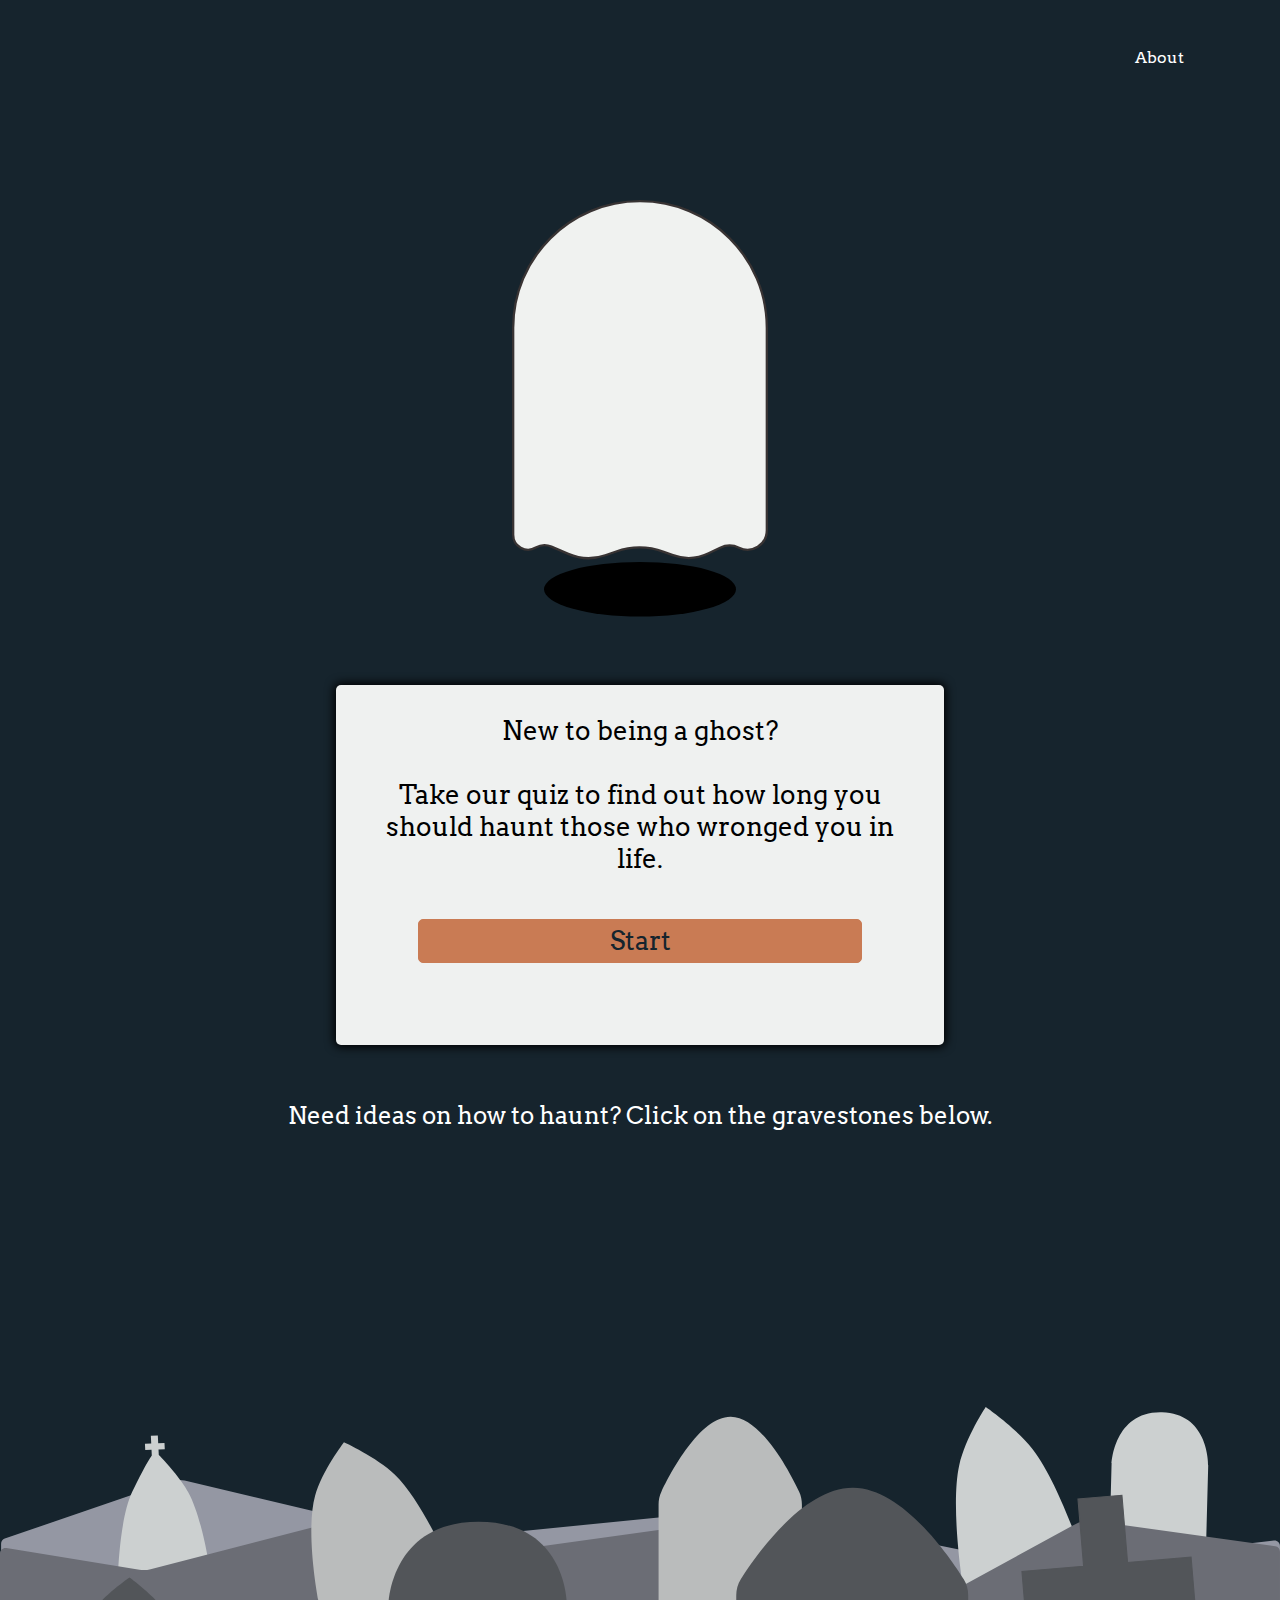
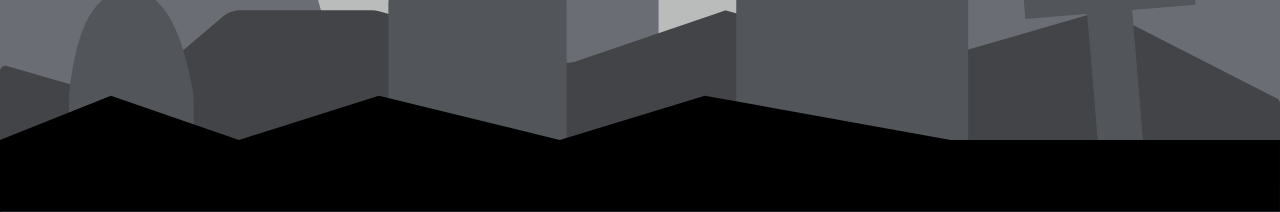
<file: index.html>
<!DOCTYPE html>
<html lang="en">

<head>
    <meta charset="UTF-8">
    <meta name="viewport" content="width=device-width, initial-scale=1.0">
    <meta http-equiv="X-UA-Compatible" content="ie=edge">
    <link rel="preconnect" href="https://fonts.googleapis.com">
    <link rel="preconnect" href="https://fonts.gstatic.com" crossorigin>
    <link rel="preconnect" href="https://fonts.googleapis.com">
    <link rel="preconnect" href="https://fonts.gstatic.com" crossorigin>
    <link href="https://fonts.googleapis.com/css2?family=Arvo&display=swap" rel="stylesheet">
    <link href="https://fonts.googleapis.com/css2?family=Creepster&display=swap" rel="stylesheet">
    <link rel="apple-touch-icon" sizes="180x180" href="Assets/favicon/apple-touch-icon.png">
    <link rel="icon" type="image/png" sizes="32x32" href="Assets/favicon/favicon-32x32.png">
    <link rel="icon" type="image/png" sizes="16x16" href="Assets/favicon/favicon-16x16.png">
    <link rel="manifest" href="Assets/favicon/site.webmanifest">
    <title>Boo Tips</title>
    <link rel="stylesheet" href="style.css">
</head>

<body>

    <div class="grid-container">
        <header tabindex="-1" class="grid-item grid-item-1">
            <p tabindex="-1" id="about"> <a role="menuitem" tabindex="0" aria-label="about" href="about.html">About</a> </p>
        </header>
        <div id="mainContent" class="grid-item grid-item-7">
            <div class="grid-item-2 floatGhost">
                <svg tabindex="0" aria-label="ghost with expression that changes on click" id="actualGhost" width="20vw" id="actualGhost" width="20vw" viewBox="0 0 110 156" fill="none" xmlns="http://www.w3.org/2000/svg">
                    <g class="ghostBody">
                    <path d="M0.5 55C0.5 24.9005 24.9005 0.5 55 0.5C85.0995 0.5 109.5 24.9005 109.5 55V141.935C109.5 148.07 103.082 152.09 97.5624 149.414C94.9969 148.17 92.0031 148.17 89.4376 149.414L84.4691 151.823C79.6766 154.147 74.1475 154.431 69.1421 152.611L65.1997 151.177C58.6048 148.779 51.3846 148.728 44.7567 151.034L40.0801 152.66C34.8962 154.463 29.2243 154.255 24.1866 152.077L16.9412 148.943C14.7571 147.999 12.2528 148.158 10.2057 149.371C5.92049 151.91 0.5 148.822 0.5 143.841V55Z" fill="#ADB7AE"/>
                    <path d="M0.5 55C0.5 24.9005 24.9005 0.5 55 0.5C85.0995 0.5 109.5 24.9005 109.5 55V141.935C109.5 148.07 103.082 152.09 97.5624 149.414C94.9969 148.17 92.0031 148.17 89.4376 149.414L84.4691 151.823C79.6766 154.147 74.1475 154.431 69.1421 152.611L65.1997 151.177C58.6048 148.779 51.3846 148.728 44.7567 151.034L40.0801 152.66C34.8962 154.463 29.2243 154.255 24.1866 152.077L16.9412 148.943C14.7571 147.999 12.2528 148.158 10.2057 149.371C5.92049 151.91 0.5 148.822 0.5 143.841V55Z" fill="white" fill-opacity="0.81"/>
                    <path d="M0.5 55C0.5 24.9005 24.9005 0.5 55 0.5C85.0995 0.5 109.5 24.9005 109.5 55V141.935C109.5 148.07 103.082 152.09 97.5624 149.414C94.9969 148.17 92.0031 148.17 89.4376 149.414L84.4691 151.823C79.6766 154.147 74.1475 154.431 69.1421 152.611L65.1997 151.177C58.6048 148.779 51.3846 148.728 44.7567 151.034L40.0801 152.66C34.8962 154.463 29.2243 154.255 24.1866 152.077L16.9412 148.943C14.7571 147.999 12.2528 148.158 10.2057 149.371C5.92049 151.91 0.5 148.822 0.5 143.841V55Z" stroke="#383333"/>
                    </g>
                    <g id="noThoughts" class="ghostFace">
                    <ellipse cx="41.5" cy="43" rx="3.5" ry="5" fill="#383333"/>
                    <ellipse cx="67.5" cy="43" rx="3.5" ry="5" fill="#383333"/>
                    <path d="M48 55H62.5" stroke="#383333"/>
                    </g>
                    <g id="sad" class="ghostFace">
                    <ellipse cx="41.5" cy="43" rx="3.5" ry="5" fill="#383333"/>
                    <ellipse cx="67.5" cy="43" rx="3.5" ry="5" fill="#383333"/>
                    <path d="M61.5 55.5L61.092 55.3096C56.6118 53.2189 51.4221 53.289 47 55.5V55.5" stroke="#383333"/>
                    </g>
                    <g id="angry" class="ghostFace">
                    <path d="M41.5 48.5C43.433 48.5 45 46.2614 45 43.5C45 42.9774 44.9439 42.4735 44.8398 42L39.0005 40C38.3816 40.9019 38 42.1373 38 43.5C38 46.2614 39.567 48.5 41.5 48.5Z" fill="#383333"/>
                    <path d="M67.5 48.5C65.567 48.5 64 46.2614 64 43.5C64 42.9774 64.0561 42.4735 64.1602 42L69.9995 40C70.6184 40.9019 71 42.1373 71 43.5C71 46.2614 69.433 48.5 67.5 48.5Z" fill="#383333"/>
                    <path d="M62.5 56.5L62.092 56.3096C57.6118 54.2189 52.4221 54.289 48 56.5V56.5" stroke="#383333"/>
                    </g>
                    <g id="meh" class="ghostFace">
                    <path d="M47 55H61.5" stroke="#383333"/>
                    <path d="M41.5 48.5C43.433 48.5 45 46.2614 45 43.5C45 42.3744 44.7396 41.3357 44.3003 40.5L39.0005 40C38.3816 40.9019 38 42.1373 38 43.5C38 46.2614 39.567 48.5 41.5 48.5Z" fill="#383333"/>
                    <path d="M67.5 48.5C65.567 48.5 64 46.2614 64 43.5C64 42.3744 64.2604 41.3357 64.6997 40.5L69.9995 40C70.6184 40.9019 71 42.1373 71 43.5C71 46.2614 69.433 48.5 67.5 48.5Z" fill="#383333"/>
                    </g>
                    <g id="sly" class="ghostFace">
                    <path d="M41.5 48.5C43.433 48.5 45 46.2614 45 43.5C45 42.3744 44.7396 41.3357 44.3003 40.5L39.0005 40C38.3816 40.9019 38 42.1373 38 43.5C38 46.2614 39.567 48.5 41.5 48.5Z" fill="#383333"/>
                    <path d="M67.5 48.5C65.567 48.5 64 46.2614 64 43.5C64 42.3744 64.2604 41.3357 64.6997 40.5L69.9995 40C70.6184 40.9019 71 42.1373 71 43.5C71 46.2614 69.433 48.5 67.5 48.5Z" fill="#383333"/>
                    <path d="M49 52V52C51.1268 55.3421 55.0846 57.1024 59 56.5V56.5" stroke="#383333" stroke-linecap="round" stroke-linejoin="round"/>
                    </g>
                    <g id="closed-eye-smile" class="ghostFace">
                    <path d="M47 50L47.408 50.1904C51.8882 52.2811 57.0779 52.211 61.5 50V50" stroke="#383333"/>
                    <path d="M41.5 38C43.433 38 45 40.2386 45 43C45 43.5226 44.9439 44.0265 44.8398 44.5L39.0005 46.5C38.3816 45.5981 38 44.3627 38 43C38 40.2386 39.567 38 41.5 38Z" fill="#383333"/>
                    <path d="M67.5 38C65.567 38 64 40.2386 64 43C64 43.5226 64.0561 44.0265 64.1602 44.5L69.9995 46.5C70.6184 45.5981 71 44.3627 71 43C71 40.2386 69.433 38 67.5 38Z" fill="#383333"/>
                    </g>
                    <g id= "angryShock" class="ghostFace">
                    <path d="M41.5 48.5C43.433 48.5 45 46.2614 45 43.5C45 42.9774 44.9439 42.4735 44.8398 42L39.0005 40C38.3816 40.9019 38 42.1373 38 43.5C38 46.2614 39.567 48.5 41.5 48.5Z" fill="#383333"/>
                    <path d="M67.5 48.5C65.567 48.5 64 46.2614 64 43.5C64 42.9774 64.0561 42.4735 64.1602 42L69.9995 40C70.6184 40.9019 71 42.1373 71 43.5C71 46.2614 69.433 48.5 67.5 48.5Z" fill="#383333"/>
                    <circle cx="55" cy="55" r="5" fill="#383333"/>
                    </g>
                    <g id="smileyFace" class="ghostFace">
                    <ellipse cx="41.5" cy="43" rx="3.5" ry="5" fill="#383333"/>
                    <ellipse cx="67.5" cy="43" rx="3.5" ry="5" fill="#383333"/>
                    <path d="M47.5 55L47.908 55.1904C52.3882 57.2811 57.5779 57.211 62 55V55" stroke="#383333"/>
                    </g>
                    <g id="shock" class="ghostFace">
                    <ellipse cx="41.5" cy="43" rx="3.5" ry="5" fill="#383333"/>
                    <ellipse cx="67.5" cy="43" rx="3.5" ry="5" fill="#383333"/>
                    <circle cx="55" cy="55" r="5" fill="#383333"/>
                    </g>
                    <g id="sadShock" class="ghostFace">
                    <circle cx="55" cy="55" r="5" fill="#383333"/>
                    <path d="M67.5 48.5C69.433 48.5 71 46.2614 71 43.5C71 42.9774 70.9439 42.4735 70.8398 42L65.0005 40C64.3816 40.9019 64 42.1373 64 43.5C64 46.2614 65.567 48.5 67.5 48.5Z" fill="#383333"/>
                    <path d="M41.5 48.5C39.567 48.5 38 46.2614 38 43.5C38 42.9774 38.0561 42.4735 38.1602 42L43.9995 40C44.6184 40.9019 45 42.1373 45 43.5C45 46.2614 43.433 48.5 41.5 48.5Z" fill="#383333"/>
                    </g>
                    </svg>
                <svg id="shadowSVG" width="15vw" viewBox="0 0 74 21" fill="none" xmlns="http://www.w3.org/2000/svg">
                    <ellipse cx="37" cy="10.5" rx="37" ry="10.5" fill="black" />
                </svg>
                <p tabindex="-1" id="bonus" class="hide"> <a role="link" tabindex="0" aria-label="you've unlocked the happy ghost, use this link to move to the happy ghost page" href="happy.html">Are you a happy ghost?</a> </p>
            </div>
            <div class="grid-item-4">
                    <form tabindex="-1" id="question-container" class="hide standardFont">
                        <div tabindex="0" id="question">New to being a ghost? <br> <br> Take our quiz to find out how long you should haunt those who wronged you in life.</div>
                        <button tabindex="0" type="button" id="startBtn" class="startBtn btn">Start</button>
                        <div aria-label="answer options, please select one of the following options" tabindex="0" id="answers" class="answerGrid hide" >

                            <button tabindex="0" id="button-0" class="answerButton btn hide">Answer 1</button>
                            <button tabindex="0" id="button-1" class="answerButton btn hide">Answer 2</button>
                            <button tabindex="0" id="button-2" class="answerButton btn hide">Answer 3</button>
                            <button tabindex="0" id="button-3" class="answerButton btn hide">Answer 4</button>
                        </div>
                        <button aria-label="move to next question" id="nextBtn" class="nextBtn btn hide">
                        <svg width=".75em" viewBox="0 0 8 31" fill="none"
                            xmlns="http://www.w3.org/2000/svg">
                            <path d="M2 0.999999L6 15.5L2 30" stroke="#16242D" stroke-width="3" />
                        </svg>
                    </button>
                        <button aria-label="finish quiz and submit responses" id="finishBtn" class="finBtn btn hide">Finish</button>
                        <div aria-label="your haunting quiz results" tabindex="0" id="scoreDisplayContainer" class="hide">
                            <div tabindex="0" id="intro" class="hide displayText standardFont">You should haunt them for</div>
                            <div tabindex="0" id="scoreDisplay" class="hide spookyFontTwo displayText"></div>
                            <div tabindex="0" id="units" class="hide displayText standardFont">years</div>
                        </div>
                    </form>

            </div>
            <div class="grid-item-5">
                <p tabindex="0" id="haunt-instructions">Need ideas on how to haunt? Click on the gravestones below.</p>
                <br>
                <div tabindex=-1 id="hauntDisplay" class="spookyFont bigDisplay placeholderText"></div>
            </div>
            
        </div>
        <footer class="grid item grid-item-6">
            <svg role="figure" aria-label="graveyard with clickable gravestones to display text" viewBox="0 0 1170 386" fill="none" xmlns="http://www.w3.org/2000/svg" style="display: block">
                <!-- Gravestones count 1-9 from upper left to lower right  -->
                <!-- Background 3 -->
                <path 
                    d="M1 141.404C1 139.266 2.35825 137.366 4.38006 136.673L157.629 84.1918C161.204 82.9675 165.053 82.7811 168.729 83.654L393.641 137.057C395.799 137.569 398.028 137.719 400.236 137.5L686.928 109.051C688.918 108.853 690.927 108.955 692.888 109.354L953.323 162.306C955.403 162.728 957.537 162.818 959.644 162.57L1164.42 138.487C1167.39 138.138 1170 140.46 1170 143.453V386.318H1V141.404Z"
                    fill="#9497A3" />
                <path tabindex="0" class="gravestone"
                    d="M110.206 243.291L108.051 168.285C108.033 167.685 108.033 167.116 108.057 166.517C108.327 159.801 110.469 115.761 120.874 94.0031C126.46 82.3234 134.362 66.6986 138.756 60.6942L138.507 55.5905L132.766 55.8698L132.486 50.1282L138.228 49.8488L137.887 42.8312L144.266 42.5208L144.608 49.5384L150.349 49.2591L150.629 55.0008L144.887 55.2801L145.135 60.3839C151.366 66.3789 165.643 82.6766 172.056 94.2689C183.825 115.541 190.688 157.389 192.033 166.178C192.204 167.292 192.294 168.384 192.327 169.506L194.46 243.728L110.206 243.291Z"
                    fill="#CCD0D0" />
                <path tabindex="0" class="gravestone"
                    d="M880.249 180.664L903.756 289.237L1014.49 265.263L991.132 157.389C990.915 156.387 990.66 155.435 990.334 154.464C986.952 144.385 965.94 83.3134 944.087 55.189C928.777 35.4849 901.04 16.4908 901.04 16.4908C901.04 16.4908 882.389 44.728 876.82 69.7528C868.995 104.92 878.715 171.001 879.949 179.05C880.032 179.592 880.133 180.128 880.249 180.664Z"
                    fill="#CCD0D0" />
                <path tabindex="0" class="gravestone"
                    d="M1016.1 67.6957L1013.6 161.1L1101.9 163.464L1104.4 70.0598C1104.4 70.0598 1105.68 22.3641 1062.1 21.1974C1018.53 20.0307 1016.1 67.6957 1016.1 67.6957Z"
                    fill="#CCD0D0" />
                <!-- Background 2 -->
                <path
                    d="M0 150.237C0 147.155 2.76231 144.806 5.80475 145.302L127.418 165.135C130.835 165.692 134.331 165.533 137.684 164.669L308.735 120.562C311.92 119.741 315.236 119.556 318.493 120.018L486.37 143.863C488.672 144.19 491.009 144.194 493.312 143.875L663.322 120.352C668.198 119.678 673.166 120.458 677.601 122.595L838.524 200.145C839.978 200.845 841.68 200.801 843.095 200.027L983.34 123.29C988.054 120.711 993.474 119.719 998.796 120.462L1165.69 143.754C1168.16 144.099 1170 146.212 1170 148.706V358.318H0V150.237Z"
                    fill="#6B6D75" />
                <path tabindex="0" class="gravestone"
                    d="M291.242 194.438L315.993 286.474L435.739 254.27L411.223 163.111C410.885 161.855 410.479 160.652 409.967 159.457C405.689 149.488 383.741 99.963 360.76 78.1032C344.322 62.4663 314.455 48.715 314.455 48.715C314.455 48.715 294.162 75.2586 288.018 97.6659C279.497 128.743 289.284 184.358 290.783 192.438C290.911 193.124 291.061 193.765 291.242 194.438Z"
                    fill="#BABCBC" />
                <path tabindex="0" class="gravestone"
                    d="M602 105.68V236.318H733V105.608C733 101.57 732.207 97.6037 730.485 93.951C722.395 76.7844 695.934 25.5885 667.985 25.3188C639.802 25.0468 612.831 76.5883 604.571 93.898C602.812 97.5844 602 101.595 602 105.68Z"
                    fill="#BABCBC" />
                <!-- Background 1 -->
                <path
                    d="M0 257.992C0 254.662 3.19333 252.263 6.39141 253.189L100.99 280.597C109.04 282.929 117.723 281.073 124.116 275.652L203.604 208.25C208.121 204.42 213.851 202.318 219.773 202.318H339.789C342.052 202.318 344.306 202.625 346.487 203.232L512.025 249.264C516.881 250.615 522.033 250.466 526.803 248.836L661.535 202.818C662.489 202.492 663.52 202.462 664.491 202.732L832.459 249.441C836.919 250.681 841.635 250.659 846.082 249.376L1009.32 202.318L1167.27 282.94C1168.95 283.794 1170 285.514 1170 287.393V361.318H0V257.992Z"
                    fill="#434448" />
                    <path tabindex="0" class="gravestone"
                    d="M63 281.587V358.318H177V282.616C177 281.14 176.893 279.672 176.651 278.216C174.988 268.22 167.333 226.393 152.495 204.993C141.634 189.329 118.402 172.318 118.402 172.318C118.402 172.318 94.0475 188.785 83.243 204.993C68.5027 227.106 63.8215 271.481 63.1028 279.231C63.0297 280.02 63 280.795 63 281.587Z"
                    fill="#525559" />
                <path tabindex="0" class="gravestone"
                    d="M355 196.36V343.318H518V196.36C518 196.36 518 121.318 437.558 121.318C357.117 121.318 355 196.36 355 196.36Z"
                    fill="#525559" />
                <path tabindex="0" class="gravestone"
                    d="M673 188.642V347.318H885V188.554C885 183.378 883.693 178.327 880.946 173.94C867.873 153.056 825.033 90.6477 779.785 90.3191C734.147 89.9876 690.474 152.842 677.136 173.888C674.336 178.306 673 183.41 673 188.642Z"
                    fill="#525559" />
                <path tabindex="0" class="gravestone"
                    d="M934.16 166.717L937.767 209.646L994.126 204.91L1007.85 368.277L1048.03 364.901L1034.3 201.534L1092.34 196.658L1088.73 153.729L1030.7 158.606L1025.54 97.194L985.359 100.57L990.519 161.982L934.16 166.717Z"
                    fill="#525559" stroke="#525559" />
                <!-- Foreground -->
                <path
                    d="M1170 386.318V320.847H868.92L644.28 280.318L511.68 320.847L346.32 280.318L218.4 320.847L101.4 280.318L0 320.847V386.318H1170Z"
                    fill="black" />
            </svg>
            <!-- <div style="background:black; padding: 1em; margin: -30px; border: 1px black solid;"></div> -->
        </footer>
    </div>
    <script src="accessible-features.js"></script>
    <script src="Haunts-R-Us.js"></script>
    <script src="Haunts-R-Us-Form.js"></script>

</body>

</html>
</file>
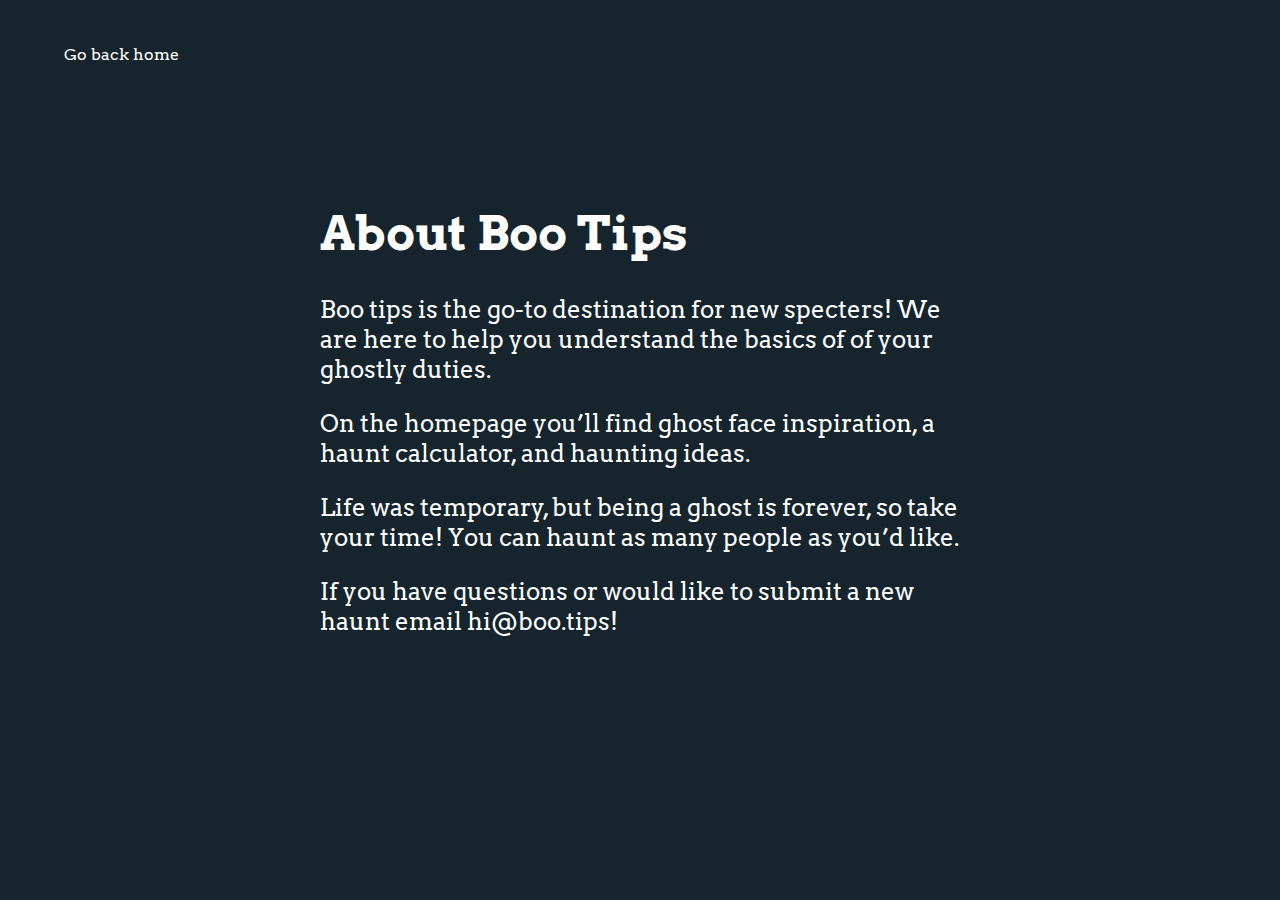
<file: about.html>
<!DOCTYPE html>
<html lang="en">
<head>
    <meta charset="UTF-8">
    <meta http-equiv="X-UA-Compatible" content="IE=edge">
    <meta name="viewport" content="width=device-width, initial-scale=1.0">
    <link rel="preconnect" href="https://fonts.googleapis.com">
    <link rel="preconnect" href="https://fonts.gstatic.com" crossorigin>
    <link rel="preconnect" href="https://fonts.googleapis.com">
    <link rel="preconnect" href="https://fonts.gstatic.com" crossorigin>
    <link href="https://fonts.googleapis.com/css2?family=Arvo&display=swap" rel="stylesheet">
    <link href="https://fonts.googleapis.com/css2?family=Creepster&display=swap" rel="stylesheet">
    <link rel="apple-touch-icon" sizes="180x180" href="Assets/favicon/apple-touch-icon.png">
    <link rel="icon" type="image/png" sizes="32x32" href="Assets/favicon/favicon-32x32.png">
    <link rel="icon" type="image/png" sizes="16x16" href="Assets/favicon/favicon-16x16.png">
    <link rel="manifest" href="Assets/favicon/site.webmanifest">
    <title>About Boo Tips</title>
    <link rel="stylesheet" href="about-style.css">
</head>
<body>
    <header id="home"><a tabindex="0" href="/">Go back home</a>
    </header>
    <div role="main" id="about-container">
        <h1 tabindex="0"  id="title">About Boo Tips</h1>
        <p tabindex="0"> Boo tips is the go-to destination for new specters! We are here to help you understand the basics of of your ghostly duties. </p>
        <p tabindex="0">On the homepage you’ll find ghost face inspiration, a haunt calculator, and haunting ideas.
        <p tabindex="0">Life was temporary, but being a ghost is forever, so take your time! You can haunt as many people as you’d like. </p>

        <p tabindex="0">If you have questions or would like to submit a new haunt email hi@boo.tips!</p>
    <footer></footer>
    </div>
</body>
</html>
</file>
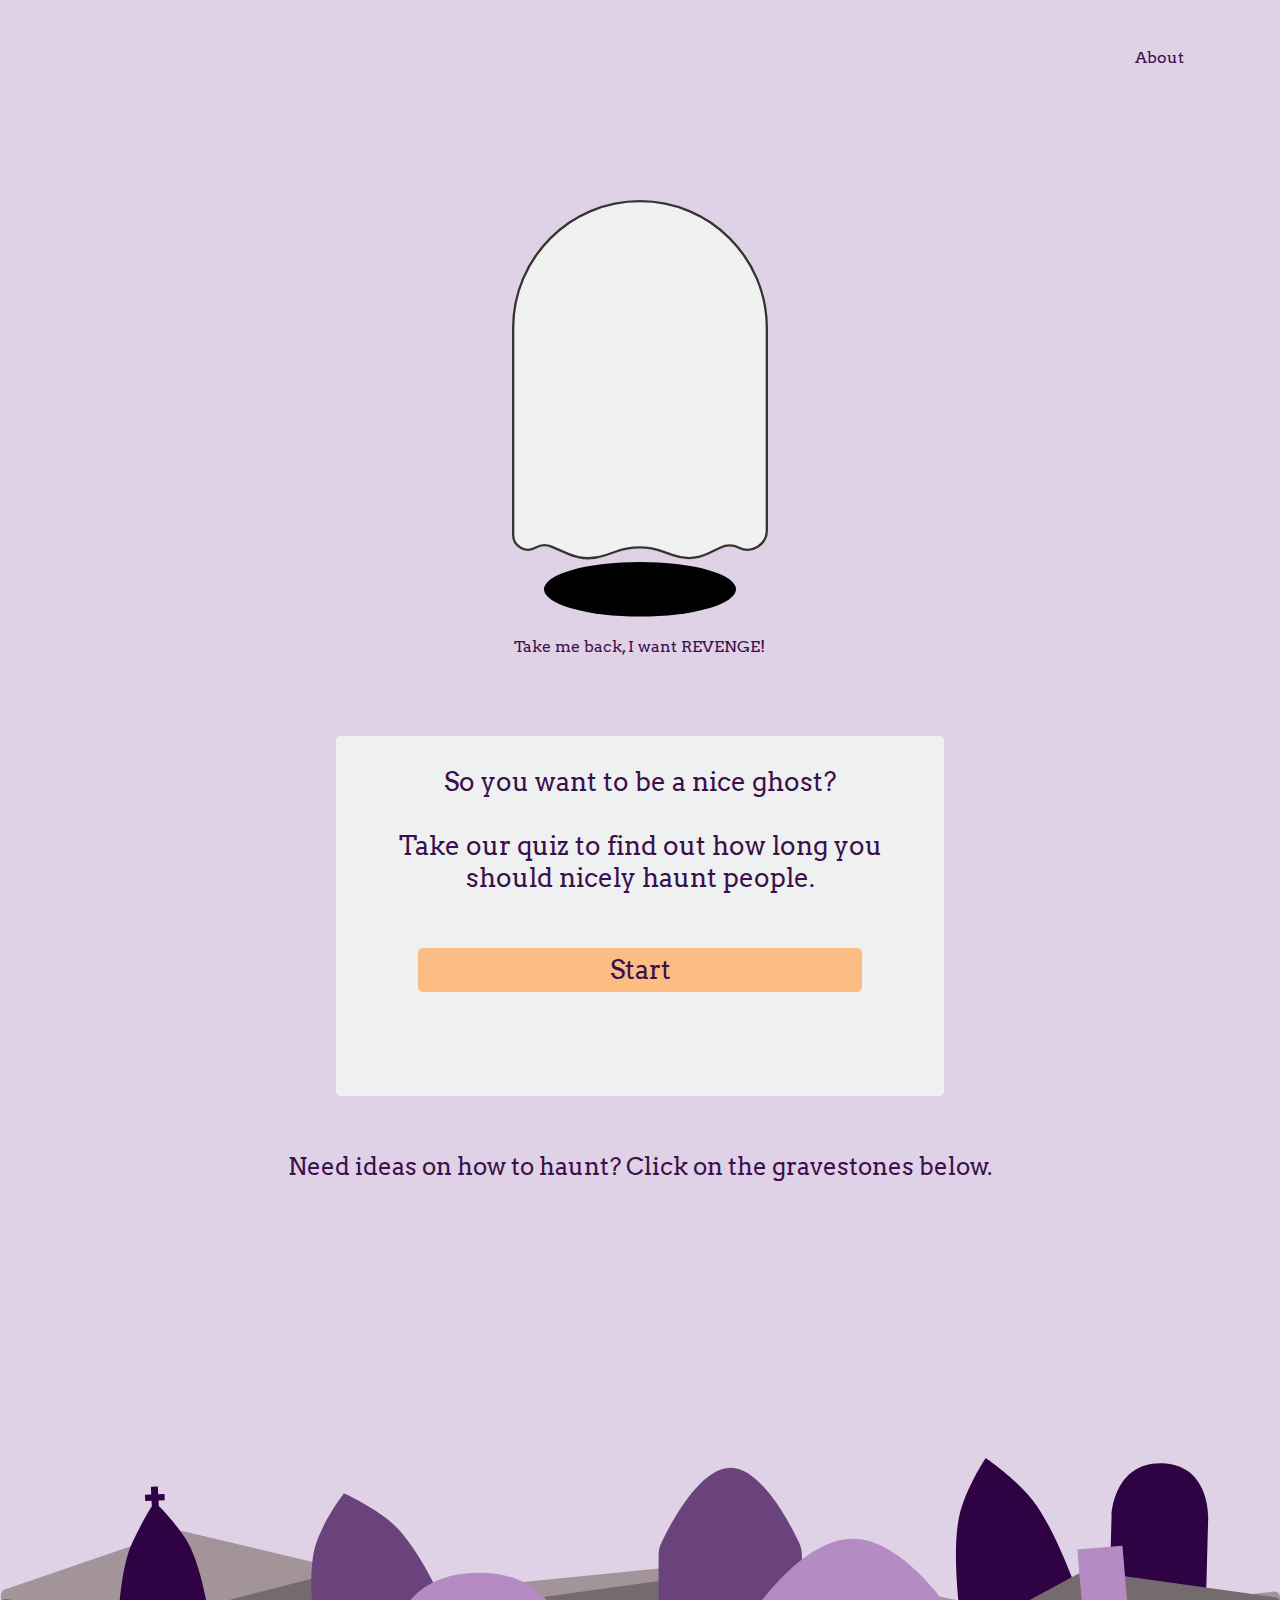
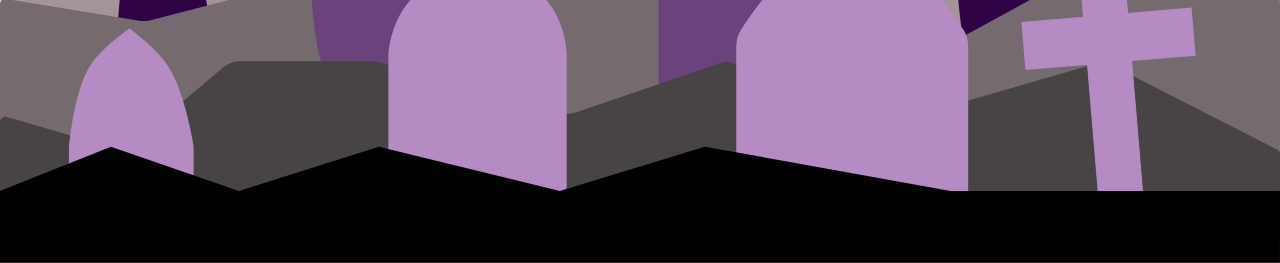
<file: happy.html>
<!DOCTYPE html>
<html lang="en">

<head>
    <meta charset="UTF-8">
    <meta name="viewport" content="width=device-width, initial-scale=1.0">
    <meta http-equiv="X-UA-Compatible" content="ie=edge">
    <link rel="preconnect" href="https://fonts.googleapis.com">
    <link rel="preconnect" href="https://fonts.gstatic.com" crossorigin>
    <link rel="preconnect" href="https://fonts.googleapis.com">
    <link rel="preconnect" href="https://fonts.gstatic.com" crossorigin>
    <link href="https://fonts.googleapis.com/css2?family=Arvo&display=swap" rel="stylesheet">
    <link href="https://fonts.googleapis.com/css2?family=Creepster&display=swap" rel="stylesheet">
    <link rel="preconnect" href="https://fonts.googleapis.com">
    <link rel="preconnect" href="https://fonts.gstatic.com" crossorigin>
    <link href="https://fonts.googleapis.com/css2?family=Courgette&display=swap" rel="stylesheet">
    <link rel="apple-touch-icon" sizes="180x180" href="Assets/favicon-2/apple-touch-icon.png">
    <link rel="icon" type="image/png" sizes="32x32" href="Assets/favicon-2/favicon-32x32.png">
    <link rel="icon" type="image/png" sizes="16x16" href="Assets/favicon-2/favicon-16x16.png">
    <link rel="manifest" href="Assets/favicon-2/site.webmanifest">
    <title>Boo Tips</title>
    <link rel="stylesheet" href="style-happy.css">
</head>

<body>

    <div class="grid-container">
        <header tabindex="-1" class="grid-item grid-item-1">
            <p tabindex="-1" id="about"> <a role="menuitem" tabindex="0" aria-label="about" href="about.html">About</a> </p>
        </header>
        <div id="mainContent" class="grid-item grid-item-7">
            <div class="grid-item-2 floatGhost">
                <svg tabindex="0" aria-label="ghost with expression that changes on click" id="actualGhost" width="20vw" id="actualGhost" width="20vw" viewBox="0 0 110 156" fill="none" xmlns="http://www.w3.org/2000/svg">
                    <g class="ghostBody">
                    <path d="M0.5 55C0.5 24.9005 24.9005 0.5 55 0.5C85.0995 0.5 109.5 24.9005 109.5 55V141.935C109.5 148.07 103.082 152.09 97.5624 149.414C94.9969 148.17 92.0031 148.17 89.4376 149.414L84.4691 151.823C79.6766 154.147 74.1475 154.431 69.1421 152.611L65.1997 151.177C58.6048 148.779 51.3846 148.728 44.7567 151.034L40.0801 152.66C34.8962 154.463 29.2243 154.255 24.1866 152.077L16.9412 148.943C14.7571 147.999 12.2528 148.158 10.2057 149.371C5.92049 151.91 0.5 148.822 0.5 143.841V55Z" fill="#ADB7AE"/>
                    <path d="M0.5 55C0.5 24.9005 24.9005 0.5 55 0.5C85.0995 0.5 109.5 24.9005 109.5 55V141.935C109.5 148.07 103.082 152.09 97.5624 149.414C94.9969 148.17 92.0031 148.17 89.4376 149.414L84.4691 151.823C79.6766 154.147 74.1475 154.431 69.1421 152.611L65.1997 151.177C58.6048 148.779 51.3846 148.728 44.7567 151.034L40.0801 152.66C34.8962 154.463 29.2243 154.255 24.1866 152.077L16.9412 148.943C14.7571 147.999 12.2528 148.158 10.2057 149.371C5.92049 151.91 0.5 148.822 0.5 143.841V55Z" fill="white" fill-opacity="0.81"/>
                    <path d="M0.5 55C0.5 24.9005 24.9005 0.5 55 0.5C85.0995 0.5 109.5 24.9005 109.5 55V141.935C109.5 148.07 103.082 152.09 97.5624 149.414C94.9969 148.17 92.0031 148.17 89.4376 149.414L84.4691 151.823C79.6766 154.147 74.1475 154.431 69.1421 152.611L65.1997 151.177C58.6048 148.779 51.3846 148.728 44.7567 151.034L40.0801 152.66C34.8962 154.463 29.2243 154.255 24.1866 152.077L16.9412 148.943C14.7571 147.999 12.2528 148.158 10.2057 149.371C5.92049 151.91 0.5 148.822 0.5 143.841V55Z" stroke="#383333"/>
                    </g>
            
                    <g id="sly" class="ghostFace">
                    <path d="M41.5 48.5C43.433 48.5 45 46.2614 45 43.5C45 42.3744 44.7396 41.3357 44.3003 40.5L39.0005 40C38.3816 40.9019 38 42.1373 38 43.5C38 46.2614 39.567 48.5 41.5 48.5Z" fill="#383333"/>
                    <path d="M67.5 48.5C65.567 48.5 64 46.2614 64 43.5C64 42.3744 64.2604 41.3357 64.6997 40.5L69.9995 40C70.6184 40.9019 71 42.1373 71 43.5C71 46.2614 69.433 48.5 67.5 48.5Z" fill="#383333"/>
                    <path d="M49 52V52C51.1268 55.3421 55.0846 57.1024 59 56.5V56.5" stroke="#383333" stroke-linecap="round" stroke-linejoin="round"/>
                    </g>
                    <g id="closed-eye-smile" class="ghostFace">
                    <path d="M47 50L47.408 50.1904C51.8882 52.2811 57.0779 52.211 61.5 50V50" stroke="#383333"/>
                    <path d="M41.5 38C43.433 38 45 40.2386 45 43C45 43.5226 44.9439 44.0265 44.8398 44.5L39.0005 46.5C38.3816 45.5981 38 44.3627 38 43C38 40.2386 39.567 38 41.5 38Z" fill="#383333"/>
                    <path d="M67.5 38C65.567 38 64 40.2386 64 43C64 43.5226 64.0561 44.0265 64.1602 44.5L69.9995 46.5C70.6184 45.5981 71 44.3627 71 43C71 40.2386 69.433 38 67.5 38Z" fill="#383333"/>
                    </g>

                    <g id="smileyFace" class="ghostFace">
                    <ellipse cx="41.5" cy="43" rx="3.5" ry="5" fill="#383333"/>
                    <ellipse cx="67.5" cy="43" rx="3.5" ry="5" fill="#383333"/>
                    <path d="M47.5 55L47.908 55.1904C52.3882 57.2811 57.5779 57.211 62 55V55" stroke="#383333"/>
                    </g>
                    </svg>
                <svg id="shadowSVG" width="15vw" viewBox="0 0 74 21" fill="none" xmlns="http://www.w3.org/2000/svg">
                    <ellipse cx="37" cy="10.5" rx="37" ry="10.5" fill="black" />
                </svg>
                <p tabindex="-1" id="bonus"> <a role="link" tabindex="0" aria-label="" href="/">Take me back, I want REVENGE! </a> </p>
            </div>
            <div class="grid-item-4">
                    <form tabindex="-1" id="question-container" class="hide standardFont">
                        <div tabindex="0" id="question">So you want to be a nice ghost? <br> <br> Take our quiz to find out how long you should nicely haunt people.</div>
                        <button tabindex="0" type="button" id="startBtn" class="startBtn btn">Start</button>
                        <div aria-label="answer options, please select one of the following options" tabindex="0" id="answers" class="answerGrid hide" >

                            <button tabindex="0" id="button-0" class="answerButton btn hide">Answer 1</button>
                            <button tabindex="0" id="button-1" class="answerButton btn hide">Answer 2</button>
                            <button tabindex="0" id="button-2" class="answerButton btn hide">Answer 3</button>
                            <button tabindex="0" id="button-3" class="answerButton btn hide">Answer 4</button>
                        </div>
                        <button aria-label="move to next question" id="nextBtn" class="nextBtn btn hide">
                        <svg width=".75em" viewBox="0 0 8 31" fill="none"
                            xmlns="http://www.w3.org/2000/svg">
                            <path d="M2 0.999999L6 15.5L2 30" stroke="#16242D" stroke-width="3" />
                        </svg>
                    </button>
                        <button aria-label="finish quiz and submit responses" id="finishBtn" class="finBtn btn hide">Finish</button>
                        <div aria-label="your haunting quiz results" tabindex="0" id="scoreDisplayContainer" class="hide">
                            <div tabindex="0" id="intro" class="hide displayText standardFont">You should haunt them for</div>
                            <div tabindex="0" id="scoreDisplay" class="hide spookyFontTwo displayText"></div>
                            <div tabindex="0" id="units" class="hide displayText standardFont">years</div>
                        </div>
                    </form>

            </div>
            <div class="grid-item-5">
                <p tabindex="0" id="haunt-instructions">Need ideas on how to haunt? Click on the gravestones below.</p>
                <br>
                <div tabindex=-1 id="hauntDisplay" class="spookyFont bigDisplay placeholderText"></div>
            </div>
            
        </div>
        <footer class="grid item grid-item-6">
            <svg role="figure" aria-label="graveyard with clickable gravestones to display text" viewBox="0 0 1170 386" fill="none" xmlns="http://www.w3.org/2000/svg" style="display: block">
                <!-- Gravestones count 1-9 from upper left to lower right  -->
                <!-- Background 3 -->
                <path 
                    d="M1 141.404C1 139.266 2.35825 137.366 4.38006 136.673L157.629 84.1918C161.204 82.9675 165.053 82.7811 168.729 83.654L393.641 137.057C395.799 137.569 398.028 137.719 400.236 137.5L686.928 109.051C688.918 108.853 690.927 108.955 692.888 109.354L953.323 162.306C955.403 162.728 957.537 162.818 959.644 162.57L1164.42 138.487C1167.39 138.138 1170 140.46 1170 143.453V386.318H1V141.404Z"
                    fill="#A3949A" />
                <path tabindex="0" class="gravestone"
                    d="M110.206 243.291L108.051 168.285C108.033 167.685 108.033 167.116 108.057 166.517C108.327 159.801 110.469 115.761 120.874 94.0031C126.46 82.3234 134.362 66.6986 138.756 60.6942L138.507 55.5905L132.766 55.8698L132.486 50.1282L138.228 49.8488L137.887 42.8312L144.266 42.5208L144.608 49.5384L150.349 49.2591L150.629 55.0008L144.887 55.2801L145.135 60.3839C151.366 66.3789 165.643 82.6766 172.056 94.2689C183.825 115.541 190.688 157.389 192.033 166.178C192.204 167.292 192.294 168.384 192.327 169.506L194.46 243.728L110.206 243.291Z"
                    fill="#2F0343" />
                <path tabindex="0" class="gravestone"
                    d="M880.249 180.664L903.756 289.237L1014.49 265.263L991.132 157.389C990.915 156.387 990.66 155.435 990.334 154.464C986.952 144.385 965.94 83.3134 944.087 55.189C928.777 35.4849 901.04 16.4908 901.04 16.4908C901.04 16.4908 882.389 44.728 876.82 69.7528C868.995 104.92 878.715 171.001 879.949 179.05C880.032 179.592 880.133 180.128 880.249 180.664Z"
                    fill="#2F0343" />
                <path tabindex="0" class="gravestone"
                    d="M1016.1 67.6957L1013.6 161.1L1101.9 163.464L1104.4 70.0598C1104.4 70.0598 1105.68 22.3641 1062.1 21.1974C1018.53 20.0307 1016.1 67.6957 1016.1 67.6957Z"
                    fill="#2F0343" />
                <!-- Background 2 -->
                <path
                    d="M0 150.237C0 147.155 2.76231 144.806 5.80475 145.302L127.418 165.135C130.835 165.692 134.331 165.533 137.684 164.669L308.735 120.562C311.92 119.741 315.236 119.556 318.493 120.018L486.37 143.863C488.672 144.19 491.009 144.194 493.312 143.875L663.322 120.352C668.198 119.678 673.166 120.458 677.601 122.595L838.524 200.145C839.978 200.845 841.68 200.801 843.095 200.027L983.34 123.29C988.054 120.711 993.474 119.719 998.796 120.462L1165.69 143.754C1168.16 144.099 1170 146.212 1170 148.706V358.318H0V150.237Z"
                    fill="#756B6F" />
                <path tabindex="0" class="gravestone"
                    d="M291.242 194.438L315.993 286.474L435.739 254.27L411.223 163.111C410.885 161.855 410.479 160.652 409.967 159.457C405.689 149.488 383.741 99.963 360.76 78.1032C344.322 62.4663 314.455 48.715 314.455 48.715C314.455 48.715 294.162 75.2586 288.018 97.6659C279.497 128.743 289.284 184.358 290.783 192.438C290.911 193.124 291.061 193.765 291.242 194.438Z"
                    fill="#6A437C" />
                <path tabindex="0" class="gravestone"
                    d="M602 105.68V236.318H733V105.608C733 101.57 732.207 97.6037 730.485 93.951C722.395 76.7844 695.934 25.5885 667.985 25.3188C639.802 25.0468 612.831 76.5883 604.571 93.898C602.812 97.5844 602 101.595 602 105.68Z"
                    fill="#6A437C" />
                <!-- Background 1 -->
                <path
                    d="M0 257.992C0 254.662 3.19333 252.263 6.39141 253.189L100.99 280.597C109.04 282.929 117.723 281.073 124.116 275.652L203.604 208.25C208.121 204.42 213.851 202.318 219.773 202.318H339.789C342.052 202.318 344.306 202.625 346.487 203.232L512.025 249.264C516.881 250.615 522.033 250.466 526.803 248.836L661.535 202.818C662.489 202.492 663.52 202.462 664.491 202.732L832.459 249.441C836.919 250.681 841.635 250.659 846.082 249.376L1009.32 202.318L1167.27 282.94C1168.95 283.794 1170 285.514 1170 287.393V361.318H0V257.992Z"
                    fill="#484345" />
                    <path tabindex="0" class="gravestone"
                    d="M63 281.587V358.318H177V282.616C177 281.14 176.893 279.672 176.651 278.216C174.988 268.22 167.333 226.393 152.495 204.993C141.634 189.329 118.402 172.318 118.402 172.318C118.402 172.318 94.0475 188.785 83.243 204.993C68.5027 227.106 63.8215 271.481 63.1028 279.231C63.0297 280.02 63 280.795 63 281.587Z"
                    fill="#B48BC3" />
                <path tabindex="0" class="gravestone"
                    d="M355 196.36V343.318H518V196.36C518 196.36 518 121.318 437.558 121.318C357.117 121.318 355 196.36 355 196.36Z"
                    fill="#B48BC3" />
                <path tabindex="0" class="gravestone"
                    d="M673 188.642V347.318H885V188.554C885 183.378 883.693 178.327 880.946 173.94C867.873 153.056 825.033 90.6477 779.785 90.3191C734.147 89.9876 690.474 152.842 677.136 173.888C674.336 178.306 673 183.41 673 188.642Z"
                    fill="#B48BC3" />
                <path tabindex="0" class="gravestone"
                    d="M934.16 166.717L937.767 209.646L994.126 204.91L1007.85 368.277L1048.03 364.901L1034.3 201.534L1092.34 196.658L1088.73 153.729L1030.7 158.606L1025.54 97.194L985.359 100.57L990.519 161.982L934.16 166.717Z"
                    fill="#B48BC3" stroke="#B48BC3" />
                <!-- Foreground -->
                <path
                    d="M1170 386.318V320.847H868.92L644.28 280.318L511.68 320.847L346.32 280.318L218.4 320.847L101.4 280.318L0 320.847V386.318H1170Z"
                    fill="black" />
            </svg>
            <!-- <div style="background:black; padding: 1em; margin: -30px; border: 1px black solid;"></div> -->
        </footer>
    </div>
    <script src="accessible-features.js"></script>
    <script src="happy-haunts-ghost.js"></script>
    <script src="happy-form.js"></script>

</body>

</html>
</file>
<file: style.css>
@media only screen and (max-width: 480px) {
    body .grid-container > #mainContent {
        grid-template-rows: .5fr 1fr .5fr;
        grid-template-areas: 
        ". . . . ghost ghost ghost ghost . . . ."
        /* ". . . . ghostShadow ghostShadow ghostShadow ghostShadow . . . ." */
        ". form form form form form form form form form form ."
        "haunt haunt haunt haunt haunt haunt haunt haunt haunt haunt haunt haunt"
    }

    .grid-item-4 > #question-container{
        /* width: 247px; */
        height: 143px;
        /* justify-content: center;  */
        /* display: flex; */
        grid-row-gap: 1em;
    }

    .grid-container > #mainContent > .grid-item-5 > .bigDisplay{
        font-size: 2em;
        height: 160px;
    }

    #scoreDisplayContainer > .displayText {
        font-size: 4vw;
    }

    #scoreDisplayContainer >  .spookyFontTwo{
        font-size: 8vw;
    }

    .grid-container > #mainContent > .grid-item-5 > #haunt-instructions {
        font-size: 1em;
    }

}

@media only screen and (min-width: 480px) {
    body .grid-container > #mainContent {
        grid-template-rows: .5fr 1fr .5fr;
        grid-template-areas: 
        ". . . . ghost ghost ghost ghost . . . ."
        /* ". . . . ghostShadow ghostShadow ghostShadow ghostShadow . . . ." */
        ". form form form form form form form form form form ."
        "haunt haunt haunt haunt haunt haunt haunt haunt haunt haunt haunt haunt"
    }

    .grid-item-4 > #question-container{
        /* width: 247px; */
        height: 200px;
        /* justify-content: center;  */
        /* display: flex; */
        grid-row-gap: 1em;
    }

    .grid-container > #mainContent >.bigDisplay{
        font-size: 3em;
        height: 160px;
    }

    #scoreDisplayContainer > .displayText {
        font-size: 4vw;
    }

    #scoreDisplayContainer >  .spookyFontTwo{
        font-size: 8vw;
    }

    .grid-container > #mainContent > .grid-item-5 > #haunt-instructions {
        font-size: 1em;
    }
}



@media only screen and (min-width: 768px) {

    body .grid-container > #mainContent {
        grid-template-rows: .75fr 1fr .5fr;
        grid-template-areas: 
        ". . . . ghost ghost ghost ghost . . . ."
        /* ". . . . ghostShadow ghostShadow ghostShadow ghostShadow . . . ." */
        ". form form form form form form form form form form ."
        "haunt haunt haunt haunt haunt haunt haunt haunt haunt haunt haunt haunt";
        grid-row-gap: 2em;
    }

    .grid-item-4 > #question-container{
        /* width: 247px; */
        height: 300px;
        /* justify-content: center;  */
        /* display: flex; */
        grid-row-gap: .5em;
    }

    .grid-container > #mainContent > .grid-item-5 > .bigDisplay{
        font-size: 3em;
        height: 250px;
    }

    #scoreDisplayContainer > .displayText {
        font-size: 4vw;
    }

    #scoreDisplayContainer >  .spookyFontTwo{
        font-size: 8vw;
    }

    .grid-container > #mainContent > .grid-item-5 > #haunt-instructions {
        font-size: 1.5em;
    }

}




@media only screen and (min-width: 992px) {


    body .grid-container > #mainContent {
        grid-template-rows: 1fr .5fr .5fr;
        grid-template-areas: 
        ". . . . ghost ghost ghost ghost . . . ."
        /* ". . . . ghostShadow ghostShadow ghostShadow ghostShadow . . . ." */
        ". . . form form form form form form . . ."
        "haunt haunt haunt haunt haunt haunt haunt haunt haunt haunt haunt haunt";
        grid-row-gap: 2em;
    }

    .grid-item-4 > #question-container{
        /* width: 247px; */
        height: 250px;
        /* justify-content: center;  */
        /* display: flex; */
        grid-row-gap: 1.5em;
        font-size: 2vw;
    }

    .grid-container > #mainContent .grid-item-5 > .bigDisplay{
        font-size: 3em;
        height: 200px;
    }

    #scoreDisplayContainer > .displayText {
        font-size: 2vw;
    }

    #scoreDisplayContainer >  .spookyFontTwo{
        font-size: 7vw;
    }

}

@media only screen and (min-width: 1200px) {


        body .grid-container > #mainContent {
            grid-template-rows: 1fr .5fr .5fr;
            grid-template-areas: 
            ". . . . ghost ghost ghost ghost . . . ."
            /* ". . . . ghostShadow ghostShadow ghostShadow ghostShadow . . . ." */
            ". . . form form form form form form . . ."
            "haunt haunt haunt haunt haunt haunt haunt haunt haunt haunt haunt haunt";
            grid-row-gap: 2em;
        }
    
        .grid-item-4 > #question-container{
            /* width: 247px; */
            height: 300px;
            /* justify-content: center;  */
            /* display: flex; */
            grid-row-gap: 1.5em;
            font-size: 2vw;
        }
    
        .grid-container > #mainContent .grid-item-5 > .bigDisplay{
            font-size: 3em;
            height: 200px;
        }
    
        #scoreDisplayContainer > .displayText {
            font-size: 2vw;
        }
    
        #scoreDisplayContainer >  .spookyFontTwo{
            font-size: 7vw;
        }
    
    }


.grid-container {
    background-color: #16242D;
    display:grid;
    grid-template-columns: 1fr; 
    /* grid-template-rows: auto 1fr auto ; */
    grid-row-gap: 1em;
    grid-template-areas: 
    "header"
    "main"
    "footer";
    /* padding:0; */
    /* margin: 0; */
    /* align-items: center; */
}

#mainContent{
    display:grid;
    grid-template-columns: 1fr 1fr 1fr 1fr 1fr 1fr 1fr 1fr 1fr 1fr 1fr 1fr ; 
    grid-row-gap: 1em;
    grid-template-rows: repeat(auto-fit, minmax(500px, 2fr));
    grid-template-areas: 
        ". . . . ghost ghost ghost ghost . . . ."
        /* ". . . . ghostShadow ghostShadow ghostShadow ghostShadow . . . ." */
        ". . form form form form form form form form . . "
        "haunt haunt haunt haunt haunt haunt haunt haunt haunt haunt haunt haunt"
}

.grid-item-1 {
    grid-area: header;
}

.ghostFace{
    opacity: 0;
    transition: 1s;
}

.ghostFace.fade-in {
    opacity: 1;
    transition: 1s;
  }
/* Begin ghost face */
/* #ghostFace { */
    /* z-index:1; */
    /* text-align:center; */
    /* transform:translateY(5px); */
    /* animation: floaty 2s infinite ease-in-out; */
    /* position:absolute; */
/* } */

/* Begin ghost float */
.grid-item-2{
    grid-area: ghost;
    /* position:relative; */
}

.floatGhost{
    text-align:center;
  }

#actualGhost {
    /* position:absolute; */
    transform:translateY(5px);
    animation: floaty 2s infinite ease-in-out;
    /* z-index: -1 */
    cursor: pointer;
}

/* #actualGhost:focus { outline: none; } */

@keyframes floaty {
    0%,
    100% {
        transform: translateY(0);
    }
    50% {
        transform: translateY(-20px);
    }
}

/* Begin shadow */

.grid-item-3{
    grid-area: ghostShadow;
    text-align:center;
} 

#shadowSVG {
    animation: zoomy 2s infinite ease-in-out;  
}

/* #shadow { */
    /* margin:auto; */
    /* background: #000000; */
    /* width: 10vw; */
    /* height: 3px; */
    /* border-radius: 50%; */
    /* animation: zoomy 2s infinite ease-in-out; */
    /* max-width: 156px; */
/* } */

@keyframes zoomy {
    0%,
    100% {
        transform: scale(1);
    }
    50% {
        transform: scale(0.8);
    }
}
/* Begin form */
.grid-item-4{
    grid-area: form;
    text-align:center;
    /* height: 100%; */
    /* display: flex; */
    align-items: center;
    justify-content: center;
    text-align: center;
}

/* #question-container {
    font-size: 3vw;
} */
.standardFont{
    font-family: 'Arvo', serif;
    color: black;
}

/* .form-card { */
    /* box-shadow: 0 4px 8px 0 rgba(0,0,0,0.2); */
    /* transition: 0.3s; */
    /* background-color: #EFF1F0; */
    /* box-sizing: border-box; */
    /* margin:0; */
    /* padding:0; */
    /* width: 100%; */
        /* height: 100%; */

/* } */

/* .form-card:hover { */
    /* transform: scale(1.1); */
/* } */

/* .form-container{ */
    /* width: 60vw; */
    /* background-color: #EFF1F0; */
    /* padding: 5%; */
    /* border-radius: 5px; */
    /* box-shadow: 0 0 10px 2px; */
    /* text-align: center; */
    /* width: 100%; */
    /* display: flex; */
    /* align-items: center; */
    /* justify-content: center;  */
  /* } */

#question-container{
    padding: 5%;
    background-color: #EFF1F0;
    box-shadow: 0 0 10px 2px;
    border-radius: 5px;
    font-size: 3vw;
    /* padding: 5%; */
    display:grid;
    grid-template-columns: auto 2fr auto;
    grid-template-rows: 1fr 1fr 1fr 1fr;
    grid-template-areas: 
    "q q q"
    "pb a nb"
    "pb a nb"
    ". fb ."
    ;
    align-items: center;
    justify-content: center;
    text-align: center;
    /* width: 100%; */
    /* margin: 0 auto; */

}
.answerGrid {
    grid-area: a;
    display:grid;
    grid-template-columns: repeat(2, auto);
    gap: .5em;
    padding-left: 2em;
    padding-right: 2em;
    padding-top: .25em;
    padding-bottom: .25em;
    /* margin: 2em 0; */
}

.btn {
    background-color: #C97B54;
    border-radius: 5px;
    border: 1px solid #C97B54;
    padding: 5px 10px;
    outline: none;
    color: #16242D;
    font-family: 'Arvo', serif;
    font-size: 1em;
    cursor: pointer;
    
}

.btn:hover{
    border-color: #16242D;
    transform: scale(1.05);
    /* box-shadow: 0 0 5px 1px; */
}

.btn:disabled{
    opacity: 0.3;
}

.chosen{
    background-color: black;
    color: #EFF1F0;
}

.disabled{
    opacity: 0.3;
}


/* .controls{ */
    /* display:grid; */
    /* grid-template-areas: */
    /* ". start start ." */
    /* ". goBack goBack ." */
    /* ; */
    /* grid-template-columns: 1fr 2fr 2fr 1fr; */
    /* gap: 2em; */
    /* margin: 2em 0; */

/* } */

#startBtn {
    margin-right: 2em;
    margin-left: 2em;
    grid-area: a;
}

#question {
    grid-area: q;
}

.hide {
    display: none;
    /* visibility: false; */
}

#scoreDisplayContainer{ 
    grid-area: a;
    /* display:grid; */
    /* grid-template-columns: 1fr;  */
    /* grid-template-rows: auto 2fr auto ; */
    /* grid-row-gap: 1em; */
    /* grid-template-areas:  */
    /* "intro" */
    /* "hauntScore" */
    /* "units"; */
    text-align:center;
    width: 100%;
    /* display: flex; */
    align-items: center;
    justify-content: center;
    /* height: 100%; */
    /* overflow: auto; */
}

#intro {
    /* grid-area: intro; */
    /* display:inline-block; */
    text-align:center;
    height: 100%;
    /* display: flex; */
    align-items: center;
    justify-content: center;
}

#scoreDisplay {
    /* grid-area: hauntScore; */
    /* display:inline-block */
    text-align:center;
    height: 100%;
    /* display: flex; */
    align-items: center;
    justify-content: center;
    
}

#units {
    /* grid-area: units; */
    /* display:inline-block; */
    text-align:center;
    height: 100%;
    /* display: flex; */
    align-items: center;
    justify-content: center;
}
.spookyFontTwo{
    font-family: 'Creepster', cursive;
    color: black;
    font-size: 8vw;
}

.displayText{
    font-size: 3vw;
}

#nextBtn {
    grid-area: nb;
}

#finishBtn {
    grid-area: fb;
    margin-right: 2em;
    margin-left: 2em;
}

/* Begin haunt */
.grid-item-5{
    grid-area: haunt;
    /* margin-bottom: 20px; */
    /* margin-top: 20px; */
}

#haunt-instructions {
    font-family: 'Arvo', serif;
    color: white;
    font-size: 2em;
}

#hauntDisplay{
    opacity: 0;
    transition: 1s;
  }
  
  #hauntDisplay.fade-in {
    opacity: 1;
    transition: 1s;
  }

  .spookyFont{
    font-family: 'Creepster', cursive;
    color: #CCD0D0;
  }
  .bigDisplay{
    text-align: center;
    /* position: absolute; */
    /* bottom: 0; */
    display: flex;
    justify-content: center;
    /* align-items: flex-end; */
    /* height: 200px; */
    font-size: 3em;
    text-align: center;
    text-align:center;
    /* height: 100%; */
    display: flex;
    align-items: center;
    /* justify-content: center; */
  }


/* Begin graveyard */
.grid-item-6{
    grid-area: footer;
    /* align-self: end; */
    /* display: flex; */
    padding-top:2em;
}

/* .gravestone:focus { outline: none; }  */

/* .gravestone:focus:not(:focus-visible) { */

/* } */



.gravestone:hover {
  transform: translate(0, -4px);
  cursor: pointer;
}



.grid-item-7{
    grid-area: main;
}





/* Background Styles Only */

*::before, *::after{
    box-sizing: border-box;
}

html {
    margin: 0;
	padding: 0;
}

#about {
    font-size: 1em;
    color: white;
    font-family: 'Arvo', serif;
    text-align: right;
    padding-right: 5vw;
}

a {
    text-decoration: none;
    color:white;
}

a:visited {
    color: white;
}

body {
    background-color: #000000;
    margin: 0;
	padding: 0;
}

:focus {
    outline: #08f auto 2px;
  }
  
  /* When mouse is detected, ALL focused elements have outline removed. */
body.using-mouse :focus {
    outline: none;
  }

.grid-item {
    background-color: #16242D;
    /* position: relative; */
    /* font-size: 25px; */
    padding: 2em;  
    /* Don't change the padding, this prevents ghost top getting cut off */
    /* padding-top: 50px; */
    /* background-color: #379AD6; */
    /* color: #222; */
    /* border: 1px solid white; */
    text-align:center;
    height: 100%;
    /* display: flex; */
    align-items: center;
    justify-content: center;
  }

/* p { */
    /* margin: 0; */
    /* padding: 0; */
/* } */
</file>
<file: about-style.css>
@media only screen and (max-width: 480px) {

    body #about-container {
        font-size: 1em;
        padding-left: 10vw;
        padding-right: 10vw; 
        padding-top: 2vh;
        text-align: left;
    }

    body #about-container >  #title {
        font-size: 2em;
        padding-top: 2vh;
    }



}

@media only screen and (min-width: 480px) {
    body #about-container {
        font-size: 1em;
        padding-left: 15vw;
        padding-right: 15vw; 
        padding-top: 2vh;
        text-align: left;
    }

    body #about-container >  #title {
        font-size: 2em;
        padding-top: 2vh;
    }
}

@media only screen and (min-width: 768px) {
    body #about-container {
        font-size: 1.5em;
        padding-left: 17vw;
        padding-right: 17vw; 
        padding-top: 2vh;
        text-align: left;
    }

    body #about-container >  #title {
        font-size: 2em;
        padding-top: 2vh;
    }
}

@media only screen and (min-width: 992px) {
    body #about-container {
        font-size: 1.5em;
        padding-left: 17vw;
        padding-right: 17vw; 
        padding-top: 5vh;
        text-align: left;
    }

    body #about-container >  #title {
        font-size: 2em;
        padding-top: 5vh;
    }
}

@media only screen and (min-width: 1200px) {
    body #about-container {
        font-size: 1.5em;
        padding-left: 25vw;
        padding-right: 25vw; 
        padding-top: 5vh;
        text-align: left;
    }

    body #about-container >  #title {
        font-size: 2em;
        padding-top: 7vh;
    }
}

body {
    background-color: #16242D;    
    margin: 0;
	/* padding-left: 20vw; */
    /* padding-right: 20vw; */
    padding-top: 5vh;
    color: white;
    font-family: 'Arvo', serif;
}

header{
    text-align: center;
}

#title {
    font-size: 3em;
}

#home {
    font-size: 1em;
    color: white;
    font-family: 'Arvo', serif;
    text-align: left;
    padding-left: 5vw;
}

a {
    text-decoration: none;
    color:white;
    
}

a:visited {
    color: white;
}

ul {
    list-style-type: none; /* Remove bullets */
    padding: 0; /* Remove padding */
    margin: 0; /* Remove margins */
}

#about-container {
    font-size: 1.5em;
    padding-left: 17vw;
    padding-right: 17vw; 
    padding-top: 10vh;
    text-align: left;

}

h2 {
    text-align: center;
}
</file>
<file: style-happy.css>
@media only screen and (max-width: 480px) {
    body .grid-container > #mainContent {
        grid-template-rows: .5fr 1fr .5fr;
        grid-template-areas: 
        ". . . . ghost ghost ghost ghost . . . ."
        /* ". . . . ghostShadow ghostShadow ghostShadow ghostShadow . . . ." */
        ". form form form form form form form form form form ."
        "haunt haunt haunt haunt haunt haunt haunt haunt haunt haunt haunt haunt"
    }

    .grid-item-4 > #question-container{
        /* width: 247px; */
        height: 143px;
        /* justify-content: center;  */
        /* display: flex; */
        grid-row-gap: 1em;
    }

    .grid-container > #mainContent > .grid-item-5 > .bigDisplay{
        font-size: 2em;
        height: 160px;
    }

    #scoreDisplayContainer > .displayText {
        font-size: 4vw;
    }

    #scoreDisplayContainer >  .spookyFontTwo{
        font-size: 8vw;
    }

    .grid-container > #mainContent > .grid-item-5 > #haunt-instructions {
        font-size: 1em;
    }

}

@media only screen and (min-width: 480px) {
    body .grid-container > #mainContent {
        grid-template-rows: .5fr 1fr .5fr;
        grid-template-areas: 
        ". . . . ghost ghost ghost ghost . . . ."
        /* ". . . . ghostShadow ghostShadow ghostShadow ghostShadow . . . ." */
        ". form form form form form form form form form form ."
        "haunt haunt haunt haunt haunt haunt haunt haunt haunt haunt haunt haunt"
    }

    .grid-item-4 > #question-container{
        /* width: 247px; */
        height: 200px;
        /* justify-content: center;  */
        /* display: flex; */
        grid-row-gap: 1em;
    }

    .grid-container > #mainContent >.bigDisplay{
        font-size: 3em;
        height: 160px;
    }

    #scoreDisplayContainer > .displayText {
        font-size: 4vw;
    }

    #scoreDisplayContainer >  .spookyFontTwo{
        font-size: 8vw;
    }

    .grid-container > #mainContent > .grid-item-5 > #haunt-instructions {
        font-size: 1em;
    }
}



@media only screen and (min-width: 768px) {

    body .grid-container > #mainContent {
        grid-template-rows: .75fr 1fr .5fr;
        grid-template-areas: 
        ". . . . ghost ghost ghost ghost . . . ."
        /* ". . . . ghostShadow ghostShadow ghostShadow ghostShadow . . . ." */
        ". form form form form form form form form form form ."
        "haunt haunt haunt haunt haunt haunt haunt haunt haunt haunt haunt haunt";
        grid-row-gap: 2em;
    }

    .grid-item-4 > #question-container{
        /* width: 247px; */
        height: 300px;
        /* justify-content: center;  */
        /* display: flex; */
        grid-row-gap: .5em;
    }

    .grid-container > #mainContent > .grid-item-5 > .bigDisplay{
        font-size: 3em;
        height: 250px;
    }

    #scoreDisplayContainer > .displayText {
        font-size: 4vw;
    }

    #scoreDisplayContainer >  .spookyFontTwo{
        font-size: 8vw;
    }

    .grid-container > #mainContent > .grid-item-5 > #haunt-instructions {
        font-size: 1.5em;
    }

}




@media only screen and (min-width: 992px) {


    body .grid-container > #mainContent {
        grid-template-rows: 1fr .5fr .5fr;
        grid-template-areas: 
        ". . . . ghost ghost ghost ghost . . . ."
        /* ". . . . ghostShadow ghostShadow ghostShadow ghostShadow . . . ." */
        ". . . form form form form form form . . ."
        "haunt haunt haunt haunt haunt haunt haunt haunt haunt haunt haunt haunt";
        grid-row-gap: 2em;
    }

    .grid-item-4 > #question-container{
        /* width: 247px; */
        height: 250px;
        /* justify-content: center;  */
        /* display: flex; */
        grid-row-gap: 1.5em;
        font-size: 2vw;
    }

    .grid-container > #mainContent .grid-item-5 > .bigDisplay{
        font-size: 3em;
        height: 200px;
    }

    #scoreDisplayContainer > .displayText {
        font-size: 2vw;
    }

    #scoreDisplayContainer >  .spookyFontTwo{
        font-size: 7vw;
    }

}

@media only screen and (min-width: 1200px) {


        body .grid-container > #mainContent {
            grid-template-rows: 1fr .5fr .5fr;
            grid-template-areas: 
            ". . . . ghost ghost ghost ghost . . . ."
            /* ". . . . ghostShadow ghostShadow ghostShadow ghostShadow . . . ." */
            ". . . form form form form form form . . ."
            "haunt haunt haunt haunt haunt haunt haunt haunt haunt haunt haunt haunt";
            grid-row-gap: 2em;
        }
    
        .grid-item-4 > #question-container{
            /* width: 247px; */
            height: 300px;
            /* justify-content: center;  */
            /* display: flex; */
            grid-row-gap: 1.5em;
            font-size: 2vw;
        }
    
        .grid-container > #mainContent .grid-item-5 > .bigDisplay{
            font-size: 3em;
            height: 200px;
        }
    
        #scoreDisplayContainer > .displayText {
            font-size: 2vw;
        }
    
        #scoreDisplayContainer >  .spookyFontTwo{
            font-size: 7vw;
        }
    
    }


.grid-container {
    background-color: #E0D2E6;
    display:grid;
    grid-template-columns: 1fr; 
    /* grid-template-rows: auto 1fr auto ; */
    grid-row-gap: 1em;
    grid-template-areas: 
    "header"
    "main"
    "footer";
    /* padding:0; */
    /* margin: 0; */
    /* align-items: center; */
}

#mainContent{
    display:grid;
    grid-template-columns: 1fr 1fr 1fr 1fr 1fr 1fr 1fr 1fr 1fr 1fr 1fr 1fr ; 
    grid-row-gap: 1em;
    grid-template-rows: repeat(auto-fit, minmax(500px, 2fr));
    grid-template-areas: 
        ". . . . ghost ghost ghost ghost . . . ."
        /* ". . . . ghostShadow ghostShadow ghostShadow ghostShadow . . . ." */
        ". . form form form form form form form form . . "
        "haunt haunt haunt haunt haunt haunt haunt haunt haunt haunt haunt haunt"
}

.grid-item-1 {
    grid-area: header;
}

.ghostFace{
    opacity: 0;
    transition: 1s;
}

.ghostFace.fade-in {
    opacity: 1;
    transition: 1s;
  }
/* Begin ghost face */
/* #ghostFace { */
    /* z-index:1; */
    /* text-align:center; */
    /* transform:translateY(5px); */
    /* animation: floaty 2s infinite ease-in-out; */
    /* position:absolute; */
/* } */

/* Begin ghost float */
.grid-item-2{
    grid-area: ghost;
    /* position:relative; */
}

.floatGhost{
    text-align:center;
  }

#actualGhost {
    /* position:absolute; */
    transform:translateY(5px);
    animation: floaty 2s infinite ease-in-out;
    /* z-index: -1 */
    cursor: pointer;
}

/* #actualGhost:focus { outline: none; } */

@keyframes floaty {
    0%,
    100% {
        transform: translateY(0);
    }
    50% {
        transform: translateY(-20px);
    }
}

/* Begin shadow */

.grid-item-3{
    grid-area: ghostShadow;
    text-align:center;
} 

#shadowSVG {
    animation: zoomy 2s infinite ease-in-out;  
}

/* #shadow { */
    /* margin:auto; */
    /* background: #000000; */
    /* width: 10vw; */
    /* height: 3px; */
    /* border-radius: 50%; */
    /* animation: zoomy 2s infinite ease-in-out; */
    /* max-width: 156px; */
/* } */

@keyframes zoomy {
    0%,
    100% {
        transform: scale(1);
    }
    50% {
        transform: scale(0.8);
    }
}
/* Begin form */
.grid-item-4{
    grid-area: form;
    text-align:center;
    /* height: 100%; */
    /* display: flex; */
    align-items: center;
    justify-content: center;
    text-align: center;
}

/* #question-container {
    font-size: 3vw;
} */
.standardFont{
    font-family: 'Arvo', serif;
    color: #3B104D;
}

/* .form-card { */
    /* box-shadow: 0 4px 8px 0 rgba(0,0,0,0.2); */
    /* transition: 0.3s; */
    /* background-color: #EFF1F0; */
    /* box-sizing: border-box; */
    /* margin:0; */
    /* padding:0; */
    /* width: 100%; */
        /* height: 100%; */

/* } */

/* .form-card:hover { */
    /* transform: scale(1.1); */
/* } */

/* .form-container{ */
    /* width: 60vw; */
    /* background-color: #EFF1F0; */
    /* padding: 5%; */
    /* border-radius: 5px; */
    /* box-shadow: 0 0 10px 2px; */
    /* text-align: center; */
    /* width: 100%; */
    /* display: flex; */
    /* align-items: center; */
    /* justify-content: center;  */
  /* } */

#question-container{
    padding: 5%;
    background-color: #EFF1F0;
    /* box-shadow: 0 0 10px 2px; */
    border-radius: 5px;
    font-size: 3vw;
    /* padding: 5%; */
    display:grid;
    grid-template-columns: auto 2fr auto;
    grid-template-rows: 1fr 1fr 1fr 1fr;
    grid-template-areas: 
    "q q q"
    "pb a nb"
    "pb a nb"
    ". fb ."
    ;
    align-items: center;
    justify-content: center;
    text-align: center;
    /* width: 100%; */
    /* margin: 0 auto; */

}
.answerGrid {
    grid-area: a;
    display:grid;
    grid-template-columns: repeat(2, auto);
    gap: .5em;
    padding-left: 2em;
    padding-right: 2em;
    padding-top: .25em;
    padding-bottom: .25em;
    /* margin: 2em 0; */
}

.btn {
    background-color: #FCBD83;
    border-radius: 5px;
    border: 1px solid #FCBD83;
    padding: 5px 10px;
    outline: none;
    color: #3B104D;
    font-family: 'Arvo', serif;
    font-size: 1em;
    cursor: pointer;
    
}

.btn:hover{
    border-color: #3B104D;
    transform: scale(1.05);
    /* box-shadow: 0 0 5px 1px; */
}

.btn:disabled{
    opacity: 0.3;
}

.chosen{
    background-color: black;
    color: #EFF1F0;
}

.disabled{
    opacity: 0.3;
}


/* .controls{ */
    /* display:grid; */
    /* grid-template-areas: */
    /* ". start start ." */
    /* ". goBack goBack ." */
    /* ; */
    /* grid-template-columns: 1fr 2fr 2fr 1fr; */
    /* gap: 2em; */
    /* margin: 2em 0; */

/* } */

#startBtn {
    margin-right: 2em;
    margin-left: 2em;
    grid-area: a;
}

#question {
    grid-area: q;
}

.hide {
    display: none;
    /* visibility: false; */
}

#scoreDisplayContainer{ 
    grid-area: a;
    /* display:grid; */
    /* grid-template-columns: 1fr;  */
    /* grid-template-rows: auto 2fr auto ; */
    /* grid-row-gap: 1em; */
    /* grid-template-areas:  */
    /* "intro" */
    /* "hauntScore" */
    /* "units"; */
    text-align:center;
    width: 100%;
    /* display: flex; */
    align-items: center;
    justify-content: center;
    /* height: 100%; */
    /* overflow: auto; */
}

#intro {
    /* grid-area: intro; */
    /* display:inline-block; */
    text-align:center;
    height: 100%;
    /* display: flex; */
    align-items: center;
    justify-content: center;
}

#scoreDisplay {
    /* grid-area: hauntScore; */
    /* display:inline-block */
    text-align:center;
    height: 100%;
    /* display: flex; */
    align-items: center;
    justify-content: center;
    
}

#units {
    /* grid-area: units; */
    /* display:inline-block; */
    text-align:center;
    height: 100%;
    /* display: flex; */
    align-items: center;
    justify-content: center;
}
.spookyFontTwo{
    font-family:'Courgette', cursive;
    color: #3B104D;
    font-size: 8vw;
}

.displayText{
    font-size: 3vw;
}

#nextBtn {
    grid-area: nb;
}

#finishBtn {
    grid-area: fb;
    margin-right: 2em;
    margin-left: 2em;
}

/* Begin haunt */
.grid-item-5{
    grid-area: haunt;
    /* margin-bottom: 20px; */
    /* margin-top: 20px; */
}

#haunt-instructions {
    font-family: 'Arvo', serif;
    color: #3B104D;
    font-size: 2em;
}

#hauntDisplay{
    opacity: 0;
    transition: 1s;
  }
  
  #hauntDisplay.fade-in {
    opacity: 1;
    transition: 1s;
  }

  .spookyFont{
    font-family:'Courgette', cursive;
    color: #3B104D;
  }
  .bigDisplay{
    text-align: center;
    /* position: absolute; */
    /* bottom: 0; */
    display: flex;
    justify-content: center;
    /* align-items: flex-end; */
    /* height: 200px; */
    font-size: 3em;
    text-align: center;
    text-align:center;
    /* height: 100%; */
    display: flex;
    align-items: center;
    /* justify-content: center; */
  }


/* Begin graveyard */
.grid-item-6{
    grid-area: footer;
    /* align-self: end; */
    /* display: flex; */
    padding-top:2em;
}

/* .gravestone:focus { outline: none; }  */

/* .gravestone:focus:not(:focus-visible) { */

/* } */



.gravestone:hover {
  transform: translate(0, -4px);
  cursor: pointer;
}



.grid-item-7{
    grid-area: main;
}





/* Background Styles Only */

*::before, *::after{
    box-sizing: border-box;
}

html {
    margin: 0;
	padding: 0;
}

#about {
    font-size: 1em;
    color: #3B104D;
    font-family: 'Arvo', serif;
    text-align: right;
    padding-right: 5vw;
}

a {
    text-decoration: none;
    color:#3B104D;
}

a:visited {
    color: #3B104D;
}

body {
    background-color: #000000;
    margin: 0;
	padding: 0;
}

:focus {
    outline: #08f auto 2px;
  }
  
  /* When mouse is detected, ALL focused elements have outline removed. */
body.using-mouse :focus {
    outline: none;
  }

.grid-item {
    background-color: #E0D2E6;
    /* position: relative; */
    /* font-size: 25px; */
    padding: 2em;  
    /* Don't change the padding, this prevents ghost top getting cut off */
    /* padding-top: 50px; */
    /* background-color: #379AD6; */
    /* color: #222; */
    /* border: 1px solid 3B104D; */
    text-align:center;
    height: 100%;
    /* display: flex; */
    align-items: center;
    justify-content: center;
  }

/* p { */
    /* margin: 0; */
    /* padding: 0; */
/* } */

#bonus {
    text-align: center;
    font-size: 1em;
    color: #3B104D;
    font-family: 'Arvo', serif;
}

#bonus.fade-in{
    opacity: 1;
    transition: 1s;
}

#bonus.fade-out{
    opacity: 0;
    transition: 1s;
}
</file>
